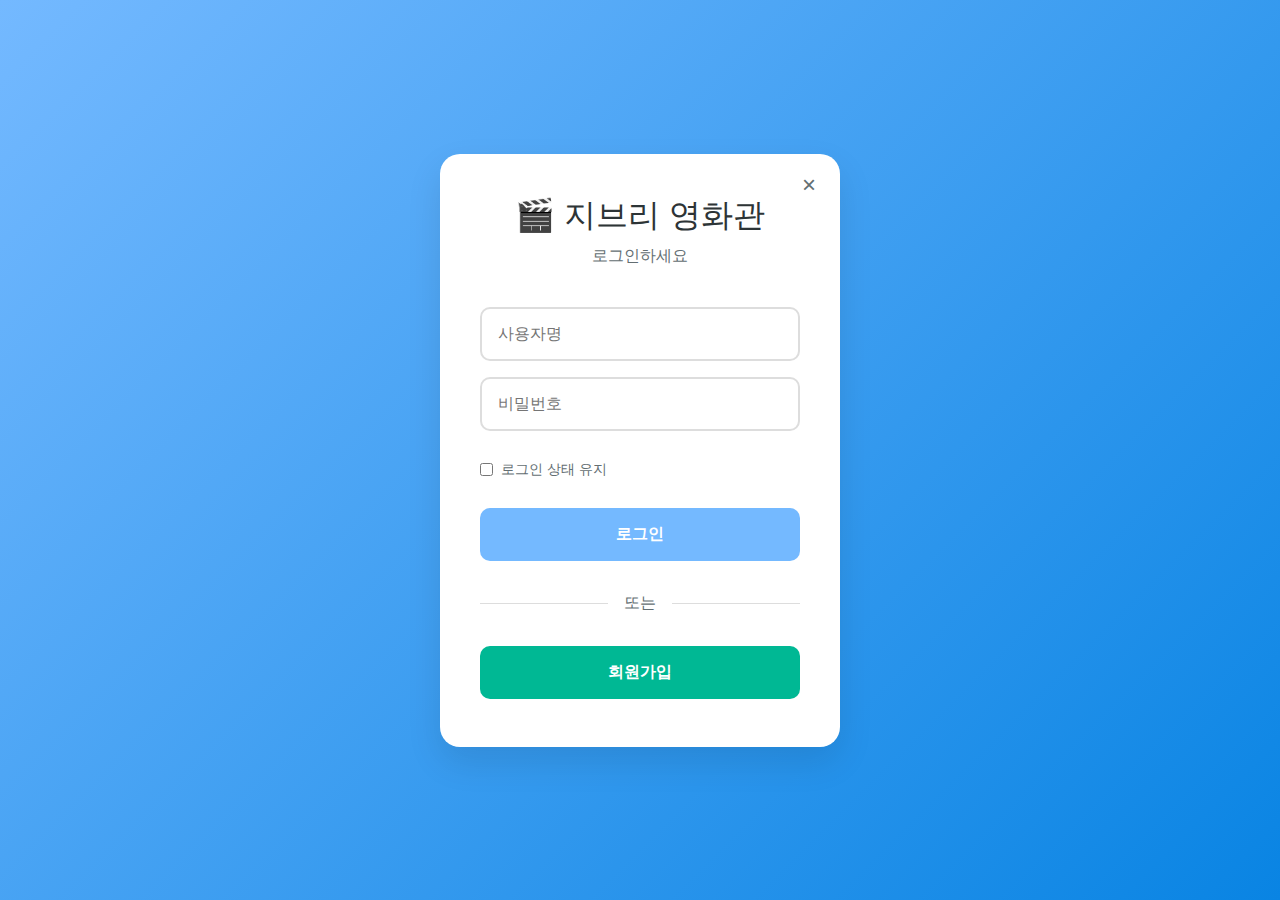
<file: html/login.html>
<!DOCTYPE html>
<html lang="ko">
  <head>
    <meta charset="UTF-8" />
    <meta name="viewport" content="width=device-width, initial-scale=1.0" />
    <title>🎬 지브리 영화관-로그인</title>
    <script
      src="https://code.jquery.com/jquery-3.7.1.min.js"
      integrity="sha256-/JqT3SQfawRcv/BIHPThkBvs0OEvtFFmqPF/lYI/Cxo="
      crossorigin="anonymous"
    ></script>
    <link rel="stylesheet" href="../css/login.css" />
    <link rel="icon" type="image/png" href="../img/logo.png" />
  </head>
  <body>
    <div class="login-container">
      <button class="close-btn" id="closePopup">&times;</button>

      <div class="logo">🎬 지브리 영화관</div>
      <p class="subtitle">로그인하세요</p>

      <div class="error-message" id="errorMessage"></div>
      <div class="success-message" id="successMessage"></div>

      <div class="form">
        <input type="text" id="username" placeholder="사용자명" required />
        <input type="password" id="password" placeholder="비밀번호" required />

        <div class="remember-me">
          <input type="checkbox" id="rememberMe" />
          <label for="rememberMe">로그인 상태 유지</label>
        </div>

        <button class="login-btn" id="login">로그인</button>

        <div class="divider">
          <span>또는</span>
        </div>

        <button class="signup-btn" id="goToSignup">회원가입</button>
      </div>
    </div>
    <script src="../js/login.js"></script>
  </body>
</html>
</file>
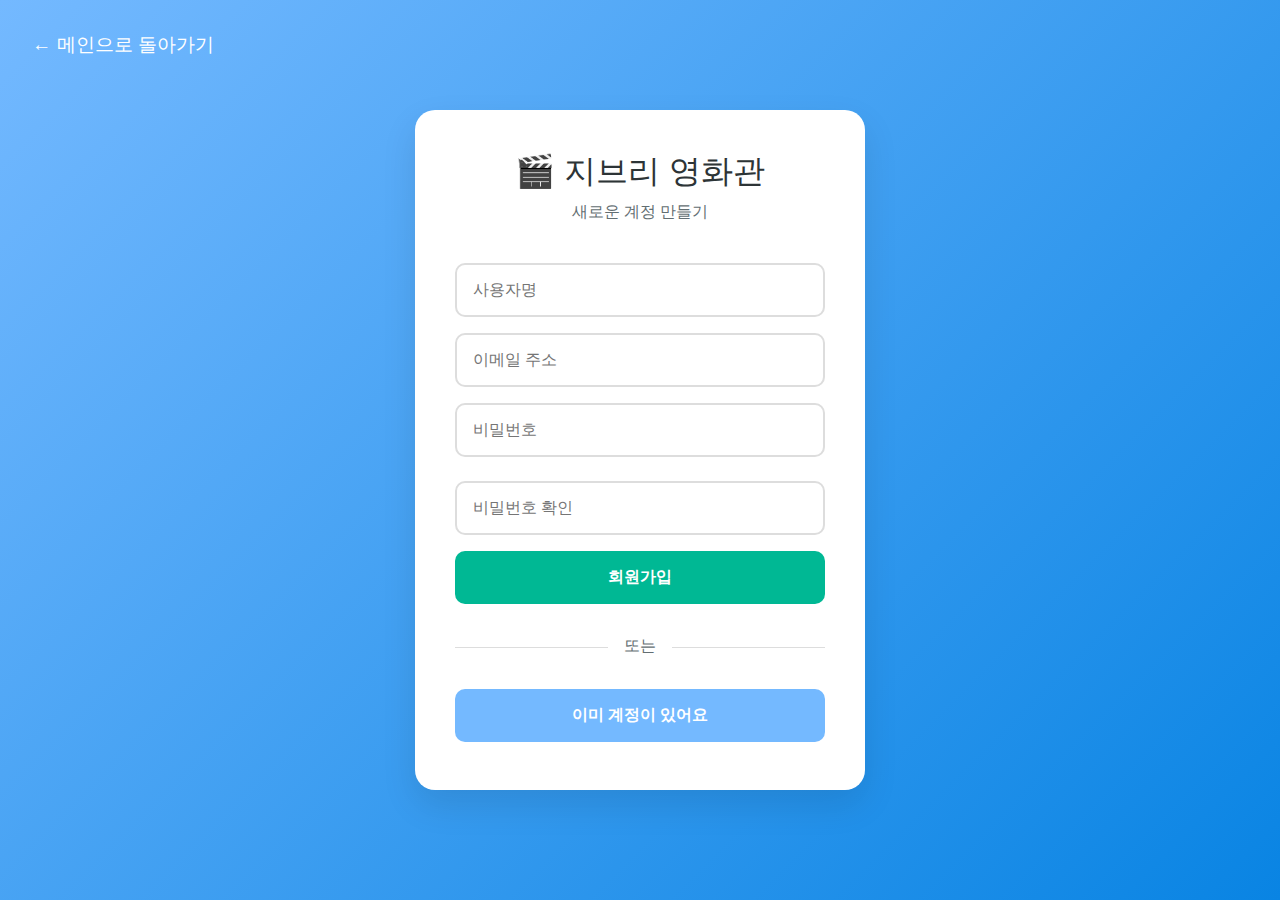
<file: html/register.html>
<!DOCTYPE html>
<html lang="ko">
  <head>
    <meta charset="UTF-8" />
    <meta name="viewport" content="width=device-width, initial-scale=1.0" />
    <title>🎬 지브리 영화관-회원가입</title>
    <script
      src="https://code.jquery.com/jquery-3.7.1.min.js"
      integrity="sha256-/JqT3SQfawRcv/BIHPThkBvs0OEvtFFmqPF/lYI/Cxo="
      crossorigin="anonymous"
    ></script>
    <link rel="stylesheet" href="../css/register.css" />
    <link rel="icon" type="image/png" href="../img/logo.png" />
  </head>
  <body>
    <a href="index.html" class="back-link">← 메인으로 돌아가기</a>

    <div class="signup-container">
      <div class="logo">🎬 지브리 영화관</div>
      <p class="subtitle">새로운 계정 만들기</p>

      <div class="error-message" id="errorMessage"></div>
      <div class="success-message" id="successMessage"></div>

      <div class="form">
        <input type="text" id="username" placeholder="사용자명" required />
        <input type="email" id="email" placeholder="이메일 주소" required />
        <input type="password" id="password" placeholder="비밀번호" required />
        <div class="password-strength" id="passwordStrength"></div>
        <input
          type="password"
          id="confirmPassword"
          placeholder="비밀번호 확인"
          required
        />

        <button class="signup-btn" id="signup">회원가입</button>

        <div class="divider">
          <span>또는</span>
        </div>

        <button class="login-btn" id="goToLogin">이미 계정이 있어요</button>
      </div>
    </div>
    <script src="../js/register.js"></script>
  </body>
</html>
</file>
<file: css/login.css>
* {
  margin: 0;
  padding: 0;
  box-sizing: border-box;
}

body {
  font-family: Arial, sans-serif;
  background: linear-gradient(135deg, #74b9ff, #0984e3);
  min-height: 100vh;
  display: flex;
  align-items: center;
  justify-content: center;
  padding: 1rem;
}

.login-container {
  background: white;
  padding: 2.5rem;
  border-radius: 20px;
  box-shadow: 0 15px 35px rgba(0, 0, 0, 0.1);
  width: 100%;
  max-width: 400px;
  position: relative;
}

.close-btn {
  position: absolute;
  top: 1rem;
  right: 1rem;
  background: none;
  border: none;
  font-size: 1.5rem;
  cursor: pointer;
  color: #636e72;
  width: 30px;
  height: 30px;
  display: flex;
  align-items: center;
  justify-content: center;
  border-radius: 50%;
  transition: all 0.3s;
}

.close-btn:hover {
  background: #f5f5f5;
  color: #2d3436;
}

.logo {
  text-align: center;
  font-size: 2rem;
  margin-bottom: 0.5rem;
  color: #2d3436;
}

.subtitle {
  text-align: center;
  color: #636e72;
  margin-bottom: 2rem;
}

.form input {
  width: 100%;
  padding: 1rem;
  margin: 0.5rem 0;
  border: 2px solid #ddd;
  border-radius: 10px;
  font-size: 1rem;
  transition: all 0.3s;
}

.form input:focus {
  outline: none;
  border-color: #74b9ff;
  box-shadow: 0 0 10px rgba(116, 185, 255, 0.2);
}

.form button {
  width: 100%;
  padding: 1rem;
  margin: 0.5rem 0;
  border: none;
  border-radius: 10px;
  font-size: 1rem;
  cursor: pointer;
  transition: all 0.3s;
  font-weight: bold;
}

.login-btn {
  background: #74b9ff;
  color: white;
}

.login-btn:hover {
  background: #0984e3;
  transform: translateY(-2px);
  box-shadow: 0 8px 25px rgba(116, 185, 255, 0.3);
}

.signup-btn {
  background: #00b894;
  color: white;
}

.signup-btn:hover {
  background: #00a085;
  transform: translateY(-2px);
  box-shadow: 0 8px 25px rgba(0, 184, 148, 0.3);
}

.divider {
  text-align: center;
  margin: 1.5rem 0;
  color: #636e72;
  position: relative;
}

.divider::before {
  content: "";
  position: absolute;
  top: 50%;
  left: 0;
  right: 0;
  height: 1px;
  background: #ddd;
  z-index: 1;
}

.divider span {
  background: white;
  padding: 0 1rem;
  position: relative;
  z-index: 2;
}

.error-message {
  background: #ff7675;
  color: white;
  padding: 0.8rem;
  border-radius: 8px;
  margin: 0.5rem 0;
  text-align: center;
  display: none;
}

.success-message {
  background: #00b894;
  color: white;
  padding: 0.8rem;
  border-radius: 8px;
  margin: 0.5rem 0;
  text-align: center;
  display: none;
}

.remember-me {
  display: flex;
  align-items: center;
  margin: 1rem 0;
  font-size: 0.9rem;
  color: #636e72;
}

.remember-me input {
  width: auto;
  margin-right: 0.5rem;
}

@media (max-width: 480px) {
  .login-container {
    margin: 0.5rem;
    padding: 2rem;
  }
}
</file>
<file: css/register.css>
* {
  margin: 0;
  padding: 0;
  box-sizing: border-box;
}

body {
  font-family: Arial, sans-serif;
  background: linear-gradient(135deg, #74b9ff, #0984e3);
  min-height: 100vh;
  display: flex;
  align-items: center;
  justify-content: center;
}

.signup-container {
  background: white;
  padding: 2.5rem;
  border-radius: 20px;
  box-shadow: 0 15px 35px rgba(0, 0, 0, 0.1);
  width: 90%;
  max-width: 450px;
}

.logo {
  text-align: center;
  font-size: 2rem;
  margin-bottom: 0.5rem;
  color: #2d3436;
}

.subtitle {
  text-align: center;
  color: #636e72;
  margin-bottom: 2rem;
}

.form input {
  width: 100%;
  padding: 1rem;
  margin: 0.5rem 0;
  border: 2px solid #ddd;
  border-radius: 10px;
  font-size: 1rem;
  transition: all 0.3s;
}

.form input:focus {
  outline: none;
  border-color: #74b9ff;
  box-shadow: 0 0 10px rgba(116, 185, 255, 0.2);
}

.form button {
  width: 100%;
  padding: 1rem;
  margin: 0.5rem 0;
  border: none;
  border-radius: 10px;
  font-size: 1rem;
  cursor: pointer;
  transition: all 0.3s;
  font-weight: bold;
}

.signup-btn {
  background: #00b894;
  color: white;
}

.signup-btn:hover {
  background: #00a085;
  transform: translateY(-2px);
  box-shadow: 0 8px 25px rgba(0, 184, 148, 0.3);
}

.login-btn {
  background: #74b9ff;
  color: white;
}

.login-btn:hover {
  background: #0984e3;
  transform: translateY(-2px);
  box-shadow: 0 8px 25px rgba(116, 185, 255, 0.3);
}

.divider {
  text-align: center;
  margin: 1.5rem 0;
  color: #636e72;
  position: relative;
}

.divider::before {
  content: "";
  position: absolute;
  top: 50%;
  left: 0;
  right: 0;
  height: 1px;
  background: #ddd;
  z-index: 1;
}

.divider span {
  background: white;
  padding: 0 1rem;
  position: relative;
  z-index: 2;
}

.error-message {
  background: #ff7675;
  color: white;
  padding: 0.8rem;
  border-radius: 8px;
  margin: 0.5rem 0;
  text-align: center;
  display: none;
}

.success-message {
  background: #00b894;
  color: white;
  padding: 0.8rem;
  border-radius: 8px;
  margin: 0.5rem 0;
  text-align: center;
  display: none;
}

.back-link {
  position: absolute;
  top: 2rem;
  left: 2rem;
  color: white;
  text-decoration: none;
  font-size: 1.2rem;
  display: flex;
  align-items: center;
  gap: 0.5rem;
  transition: all 0.3s;
}

.back-link:hover {
  transform: translateX(-5px);
}

@media (max-width: 768px) {
  .signup-container {
    margin: 1rem;
    padding: 2rem;
  }

  .back-link {
    position: relative;
    top: 0;
    left: 0;
    margin-bottom: 1rem;
    justify-content: center;
  }
}

.password-strength {
  margin: 0.5rem 0;
  font-size: 0.9rem;
}

.strength-weak {
  color: #ff7675;
}
.strength-medium {
  color: #fdcb6e;
}
.strength-strong {
  color: #00b894;
}
</file>
